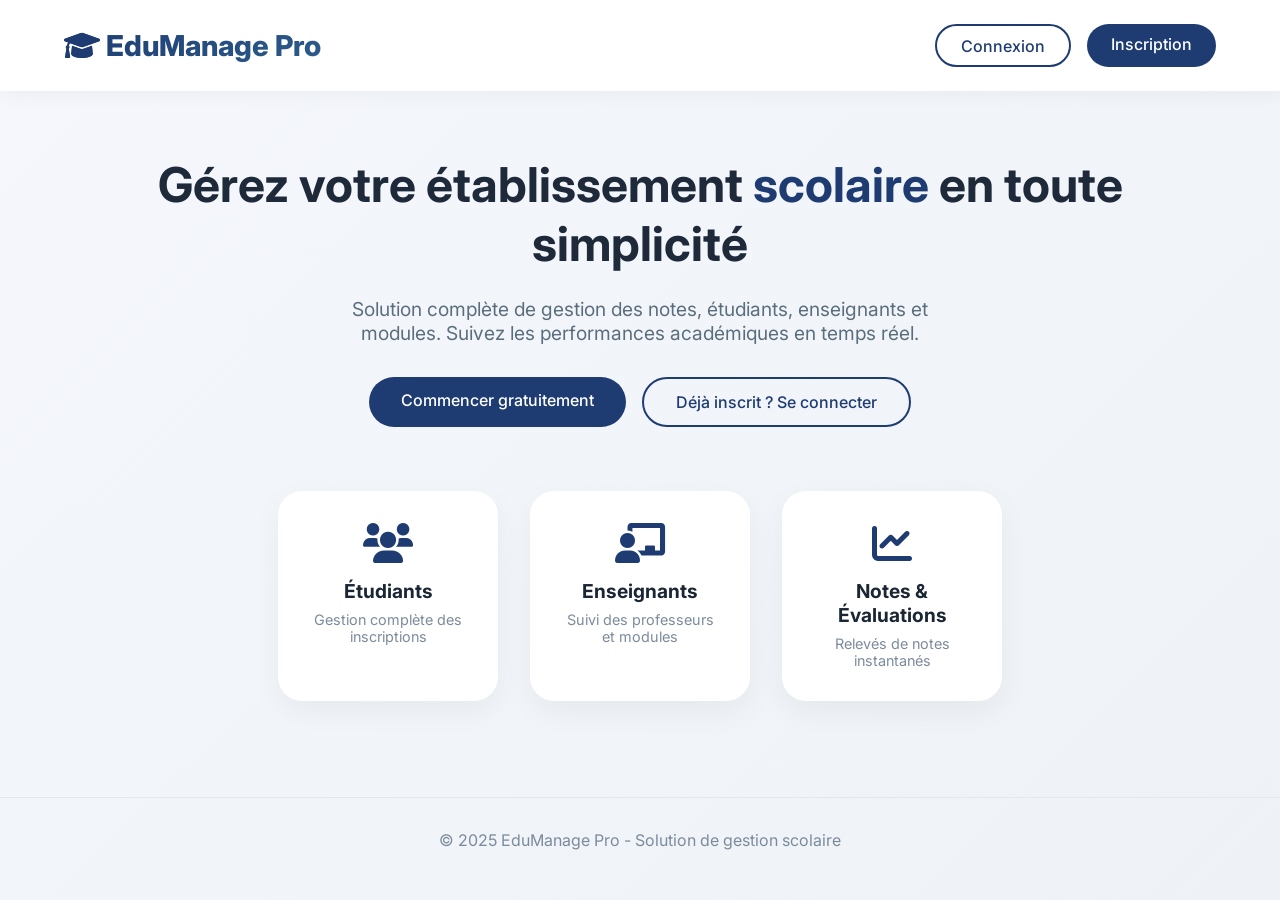
<file: index.html>
<!DOCTYPE html>
<html lang="fr">
<head>
    <meta charset="UTF-8">
    <meta name="viewport" content="width=device-width, initial-scale=1.0">
    <title>EduManage Pro | Accueil</title>
    <link rel="stylesheet" href="css/style.css">
    <link href="https://fonts.googleapis.com/css2?family=Inter:opsz,wght@14..32,300;14..32,400;14..32,500;14..32,600;14..32,700&display=swap" rel="stylesheet">
    <link rel="stylesheet" href="https://cdnjs.cloudflare.com/ajax/libs/font-awesome/6.0.0-beta3/css/all.min.css">
</head>
<body>
    <nav class="navbar-landing">
        <div class="logo"><i class="fas fa-graduation-cap"></i> EduManage Pro</div>
        <div class="nav-links">
            <a href="login.html" class="btn-outline">Connexion</a>
            <a href="register.html" class="btn-primary">Inscription</a>
        </div>
    </nav>

    <section class="hero">
        <div class="hero-content">
            <h1>Gérez votre établissement <span class="highlight">scolaire</span> en toute simplicité</h1>
            <p>Solution complète de gestion des notes, étudiants, enseignants et modules. Suivez les performances académiques en temps réel.</p>
            <div class="hero-buttons">
                <a href="register.html" class="btn-large btn-primary">Commencer gratuitement</a>
                <a href="login.html" class="btn-large btn-outline">Déjà inscrit ? Se connecter</a>
            </div>
        </div>
        <div class="hero-stats">
            <div class="stat-card">
                <i class="fas fa-users"></i>
                <h3>Étudiants</h3>
                <p>Gestion complète des inscriptions</p>
            </div>
            <div class="stat-card">
                <i class="fas fa-chalkboard-user"></i>
                <h3>Enseignants</h3>
                <p>Suivi des professeurs et modules</p>
            </div>
            <div class="stat-card">
                <i class="fas fa-chart-line"></i>
                <h3>Notes & Évaluations</h3>
                <p>Relevés de notes instantanés</p>
            </div>
        </div>
    </section>

    <footer>
        <p>&copy; 2025 EduManage Pro - Solution de gestion scolaire</p>
    </footer>

    <script src="js/app.js"></script>
</body>
</html>
</file>
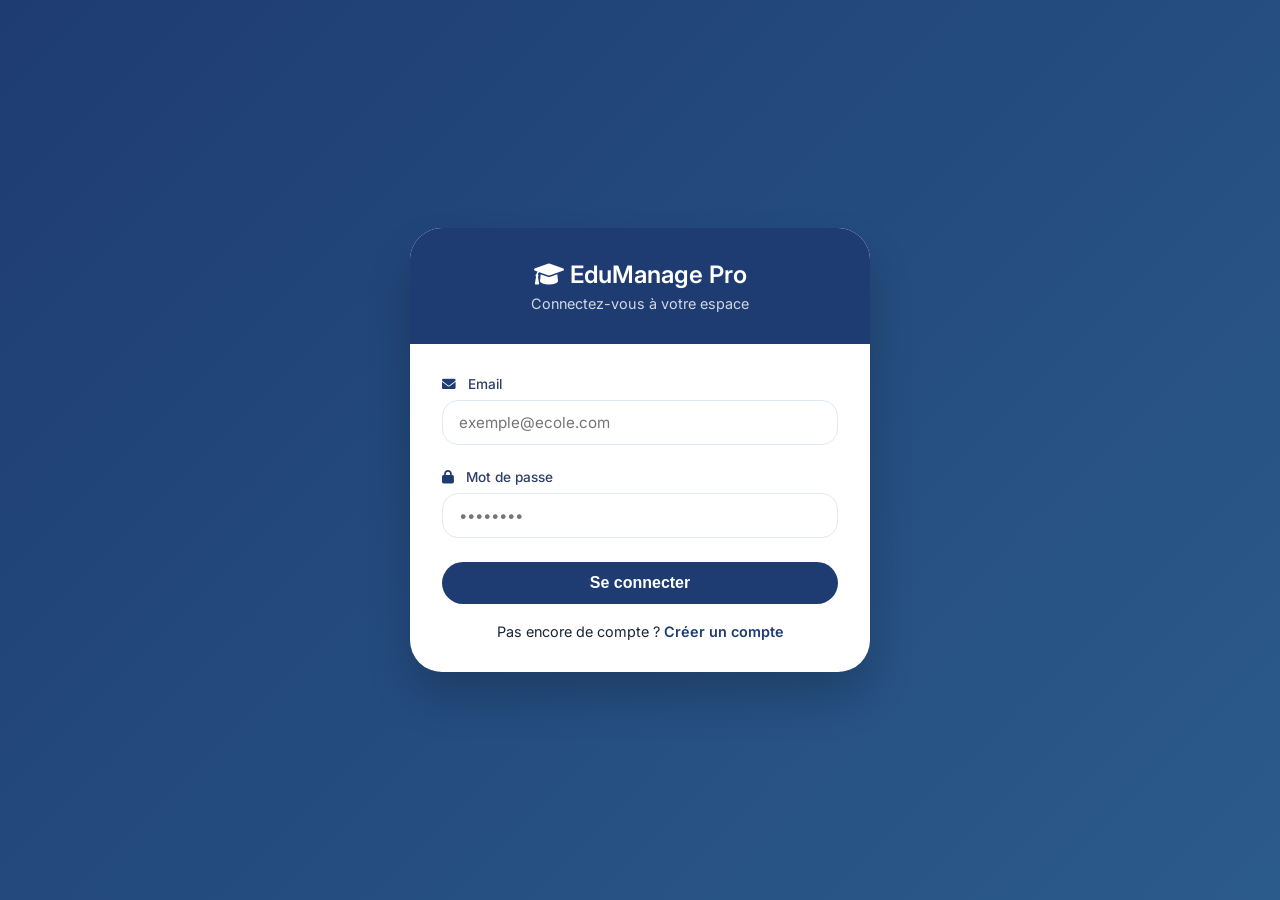
<file: admin.html>
<!DOCTYPE html>
<html lang="fr">
<head>
    <meta charset="UTF-8">
    <meta name="viewport" content="width=device-width, initial-scale=1.0">
    <title>Administration | EduManage Pro</title>
    <link rel="stylesheet" href="css/style.css">
    <link href="https://fonts.googleapis.com/css2?family=Inter:opsz,wght@14..32,300;14..32,400;14..32,500;14..32,600;14..32,700&display=swap" rel="stylesheet">
    <link rel="stylesheet" href="https://cdnjs.cloudflare.com/ajax/libs/font-awesome/6.0.0-beta3/css/all.min.css">
    <style>
        /* ===== ADMIN-SPECIFIC STYLES ===== */
        .admin-badge {
            background: linear-gradient(135deg, #c0392b, #e74c3c);
            color: white;
            padding: 4px 14px;
            border-radius: 20px;
            font-size: 0.75rem;
            font-weight: 700;
            letter-spacing: 0.05em;
            text-transform: uppercase;
        }

        .admin-header-bar {
            background: linear-gradient(135deg, #1a1a2e 0%, #16213e 50%, #0f3460 100%);
            color: white;
            padding: 1rem 2rem;
            display: flex;
            align-items: center;
            gap: 1rem;
            font-size: 0.85rem;
            border-bottom: 2px solid #e74c3c;
        }

        .admin-header-bar i { color: #e74c3c; }

        .admin-stats-grid {
            display: grid;
            grid-template-columns: repeat(auto-fit, minmax(200px, 1fr));
            gap: 1.5rem;
            margin-bottom: 2rem;
        }

        .admin-stat-card {
            background: white;
            border-radius: 20px;
            padding: 1.5rem;
            border-left: 4px solid #1e3c72;
            box-shadow: 0 4px 16px rgba(0,0,0,0.06);
            display: flex;
            align-items: center;
            gap: 1rem;
        }

        .admin-stat-card.red { border-left-color: #e74c3c; }
        .admin-stat-card.green { border-left-color: #27ae60; }
        .admin-stat-card.orange { border-left-color: #f39c12; }

        .admin-stat-icon {
            width: 52px;
            height: 52px;
            border-radius: 14px;
            background: #eef2ff;
            display: flex;
            align-items: center;
            justify-content: center;
            font-size: 1.4rem;
            color: #1e3c72;
            flex-shrink: 0;
        }

        .admin-stat-card.red .admin-stat-icon { background: #ffeaea; color: #e74c3c; }
        .admin-stat-card.green .admin-stat-icon { background: #e8f8f0; color: #27ae60; }
        .admin-stat-card.orange .admin-stat-icon { background: #fff8e1; color: #f39c12; }

        .admin-stat-info h3 {
            font-size: 1.8rem;
            font-weight: 700;
            color: #1a2634;
            line-height: 1;
        }

        .admin-stat-info p {
            font-size: 0.82rem;
            color: #7c8b9c;
            margin-top: 2px;
        }

        .users-table-container {
            overflow-x: auto;
        }

        .role-badge {
            padding: 3px 10px;
            border-radius: 20px;
            font-size: 0.75rem;
            font-weight: 600;
        }

        .role-admin { background: #ffeaea; color: #c0392b; }
        .role-teacher { background: #e8f0ff; color: #1e3c72; }
        .role-student { background: #e8f8f0; color: #27ae60; }

        .danger-btn {
            background: #e74c3c;
            color: white;
            border: none;
            padding: 6px 14px;
            border-radius: 20px;
            cursor: pointer;
            font-size: 0.8rem;
            font-weight: 600;
            transition: 0.2s;
        }

        .danger-btn:hover { background: #c0392b; }

        .section-divider {
            border: none;
            border-top: 2px solid #eef2f9;
            margin: 2rem 0;
        }

        .tab-nav {
            display: flex;
            gap: 0.5rem;
            margin-bottom: 1.5rem;
            border-bottom: 2px solid #eef2f9;
            padding-bottom: 0;
        }

        .tab-btn {
            padding: 10px 20px;
            border: none;
            background: none;
            font-family: 'Inter', sans-serif;
            font-weight: 500;
            color: #7c8b9c;
            cursor: pointer;
            border-bottom: 3px solid transparent;
            margin-bottom: -2px;
            transition: 0.2s;
            font-size: 0.9rem;
        }

        .tab-btn.active {
            color: #1e3c72;
            border-bottom-color: #1e3c72;
            font-weight: 700;
        }

        .tab-content { display: none; }
        .tab-content.active { display: block; }

        .reset-zone {
            background: #fff5f5;
            border: 2px dashed #f5a5a5;
            border-radius: 16px;
            padding: 1.5rem;
            text-align: center;
        }

        .reset-zone p {
            color: #7c8b9c;
            margin-bottom: 1rem;
            font-size: 0.9rem;
        }

        .warning-text { color: #e74c3c; font-weight: 600; }
    </style>
</head>
<body>
    <div class="admin-header-bar">
        <i class="fas fa-shield-alt"></i>
        <strong>Espace Administrateur</strong> — Accès restreint. Toutes les actions sont enregistrées.
    </div>

    <div class="app-container">
        <nav class="navbar">
            <div class="logo"><i class="fas fa-chalkboard-user"></i> EduManage <span class="admin-badge">Admin</span></div>
            <div class="user-info">
                <div class="user-badge" id="currentUserRole"></div>
                <button class="logout-btn" id="logoutBtn"><i class="fas fa-sign-out-alt"></i> Déconnexion</button>
            </div>
        </nav>

        <div class="dashboard-layout">
            <aside class="sidebar">
                <a href="dashboard.html" class="nav-item">
                    <i class="fas fa-tachometer-alt"></i> <span>Tableau de bord</span>
                </a>
                <a href="students.html" class="nav-item">
                    <i class="fas fa-user-graduate"></i> <span>Étudiants</span>
                </a>
                <a href="teachers.html" class="nav-item">
                    <i class="fas fa-chalkboard-user"></i> <span>Enseignants</span>
                </a>
                <a href="modules.html" class="nav-item">
                    <i class="fas fa-book-open"></i> <span>Modules</span>
                </a>
                <a href="grades.html" class="nav-item">
                    <i class="fas fa-chart-line"></i> <span>Notes</span>
                </a>
                <a href="schedule.html" class="nav-item">
                    <i class="fas fa-calendar-week"></i> <span>Emploi du temps</span>
                </a>
                <hr style="border:none; border-top:1px solid #e9edf2; margin: 1rem 0;">
                <a href="admin.html" class="nav-item active" style="background:#1a1a2e; color:white;">
                    <i class="fas fa-shield-alt"></i> <span>Administration</span>
                </a>
            </aside>

            <main class="content-area">
                <!-- Stats Overview -->
                <div class="admin-stats-grid" id="adminStatsGrid">
                    <div class="admin-stat-card">
                        <div class="admin-stat-icon"><i class="fas fa-users"></i></div>
                        <div class="admin-stat-info">
                            <h3 id="totalUsers">0</h3>
                            <p>Comptes utilisateurs</p>
                        </div>
                    </div>
                    <div class="admin-stat-card green">
                        <div class="admin-stat-icon"><i class="fas fa-user-graduate"></i></div>
                        <div class="admin-stat-info">
                            <h3 id="totalStudents">0</h3>
                            <p>Étudiants inscrits</p>
                        </div>
                    </div>
                    <div class="admin-stat-card orange">
                        <div class="admin-stat-icon"><i class="fas fa-chalkboard-user"></i></div>
                        <div class="admin-stat-info">
                            <h3 id="totalTeachers">0</h3>
                            <p>Enseignants actifs</p>
                        </div>
                    </div>
                    <div class="admin-stat-card red">
                        <div class="admin-stat-icon"><i class="fas fa-user-shield"></i></div>
                        <div class="admin-stat-info">
                            <h3 id="totalAdmins">0</h3>
                            <p>Administrateurs</p>
                        </div>
                    </div>
                </div>

                <!-- Main Card with Tabs -->
                <div class="card">
                    <div class="tab-nav">
                        <button class="tab-btn active" onclick="switchTab('users')">
                            <i class="fas fa-users"></i> Gestion des comptes
                        </button>
                        <button class="tab-btn" onclick="switchTab('settings')">
                            <i class="fas fa-cog"></i> Paramètres système
                        </button>
                    </div>

                    <!-- Tab: Users -->
                    <div class="tab-content active" id="tab-users">
                        <div class="card-header">
                            <h3 style="color:#1e3c72;">Tous les comptes utilisateurs</h3>
                            <button class="btn-primary" id="addUserBtn">+ Créer un compte</button>
                        </div>
                        <div class="search-bar">
                            <input type="text" id="searchUser" placeholder="Rechercher par email ou nom...">
                            <i class="fas fa-search"></i>
                        </div>
                        <div class="filters">
                            <select id="filterRole" class="filter-select" onchange="renderUsers()">
                                <option value="">Tous les rôles</option>
                                <option value="admin">Administrateur</option>
                                <option value="teacher">Enseignant</option>
                                <option value="student">Étudiant</option>
                            </select>
                        </div>
                        <div class="users-table-container">
                            <table id="usersTable">
                                <thead>
                                    <tr>
                                        <th>ID</th>
                                        <th>Nom complet</th>
                                        <th>Email</th>
                                        <th>Rôle</th>
                                        <th>Actions</th>
                                    </tr>
                                </thead>
                                <tbody></tbody>
                            </table>
                        </div>
                    </div>

                    <!-- Tab: Settings -->
                    <div class="tab-content" id="tab-settings">
                        <h3 style="color:#1e3c72; margin-bottom:1.5rem;">Paramètres système</h3>
                        
                        <div style="margin-bottom:2rem;">
                            <h4 style="margin-bottom:1rem; color:#2c3e66;">📊 Export des données</h4>
                            <div style="display:flex; gap:1rem; flex-wrap:wrap;">
                                <button class="btn-primary" onclick="exportData('students')">
                                    <i class="fas fa-download"></i> Exporter étudiants (JSON)
                                </button>
                                <button class="btn-primary" onclick="exportData('grades')">
                                    <i class="fas fa-download"></i> Exporter notes (JSON)
                                </button>
                                <button class="btn-primary" onclick="exportData('all')">
                                    <i class="fas fa-download"></i> Exporter tout
                                </button>
                            </div>
                        </div>

                        <hr class="section-divider">

                        <div>
                            <h4 style="margin-bottom:1rem; color:#2c3e66;">⚠️ Zone de danger</h4>
                            <div class="reset-zone">
                                <p><span class="warning-text">Attention !</span> Ces actions sont irréversibles.</p>
                                <div style="display:flex; gap:1rem; justify-content:center; flex-wrap:wrap;">
                                    <button class="danger-btn" onclick="resetSection('grades')">
                                        <i class="fas fa-trash"></i> Effacer toutes les notes
                                    </button>
                                    <button class="danger-btn" onclick="resetSection('all')">
                                        <i class="fas fa-bomb"></i> Réinitialiser les données démo
                                    </button>
                                </div>
                            </div>
                        </div>
                    </div>
                </div>
            </main>
        </div>
    </div>

    <div id="genericModal" class="form-modal">
        <div class="modal-content" id="modalContent"></div>
    </div>

    <script src="js/app.js"></script>
    <script>
        // ===== ADMIN PAGE GUARD =====
        function adminGuard() {
            const u = JSON.parse(localStorage.getItem('currentUser') || 'null');
            if (!u || u.role !== 'admin') {
                alert('Accès réservé aux administrateurs.');
                window.location.href = 'login.html';
            }
        }

        // ===== ADMIN STATS =====
        function updateAdminStats() {
            document.getElementById('totalUsers').textContent = users.length;
            document.getElementById('totalStudents').textContent = users.filter(u => u.role === 'student').length;
            document.getElementById('totalTeachers').textContent = users.filter(u => u.role === 'teacher').length;
            document.getElementById('totalAdmins').textContent = users.filter(u => u.role === 'admin').length;
        }

        // ===== RENDER USERS TABLE =====
        function renderUsers() {
            const tbody = document.querySelector('#usersTable tbody');
            if (!tbody) return;
            const search = document.getElementById('searchUser')?.value.toLowerCase() || '';
            const roleFilter = document.getElementById('filterRole')?.value || '';

            let filtered = users.filter(u => {
                const matchSearch = u.email.toLowerCase().includes(search) || (u.fullName || '').toLowerCase().includes(search);
                const matchRole = roleFilter ? u.role === roleFilter : true;
                return matchSearch && matchRole;
            });

            tbody.innerHTML = filtered.map(u => `
                <tr>
                    <td>${u.id}</td>
                    <td>${escapeHtml(u.fullName || '—')}</td>
                    <td>${escapeHtml(u.email)}</td>
                    <td><span class="role-badge role-${u.role}">${u.role === 'admin' ? 'Admin' : u.role === 'teacher' ? 'Enseignant' : 'Étudiant'}</span></td>
                    <td>
                        <button class="danger-btn" onclick="deleteUser(${u.id})" ${u.role === 'admin' && users.filter(x => x.role==='admin').length === 1 ? 'disabled title="Dernier admin"' : ''}>
                            <i class="fas fa-trash"></i>
                        </button>
                        <button class="btn-primary" style="padding:4px 12px; font-size:0.8rem; margin-left:6px;" onclick="resetPassword(${u.id})">
                            <i class="fas fa-key"></i> MDP
                        </button>
                    </td>
                </tr>
            `).join('');

            updateAdminStats();
        }

        // ===== DELETE USER =====
        function deleteUser(id) {
            const u = users.find(x => x.id === id);
            if (!u) return;
            if (u.role === 'admin' && users.filter(x => x.role === 'admin').length === 1) {
                alert('Impossible de supprimer le dernier administrateur !');
                return;
            }
            if (!confirm(`Supprimer le compte de ${u.fullName || u.email} ?`)) return;

            users = users.filter(x => x.id !== id);
            if (u.role === 'student') {
                students = students.filter(s => s.id !== u.refId);
                grades = grades.filter(g => g.studentId !== u.refId);
            } else if (u.role === 'teacher') {
                teachers = teachers.filter(t => t.id !== u.refId);
            }
            saveData();
            renderUsers();
        }

        // ===== RESET PASSWORD =====
        function resetPassword(id) {
            const u = users.find(x => x.id === id);
            if (!u) return;
            const newPwd = prompt(`Nouveau mot de passe pour ${u.email} :`, '');
            if (newPwd && newPwd.length >= 4) {
                u.password = newPwd;
                saveData();
                alert('Mot de passe mis à jour !');
            } else if (newPwd !== null) {
                alert('Mot de passe trop court (minimum 4 caractères).');
            }
        }

        // ===== TAB SWITCH =====
        function switchTab(name) {
            document.querySelectorAll('.tab-btn').forEach(b => b.classList.remove('active'));
            document.querySelectorAll('.tab-content').forEach(c => c.classList.remove('active'));
            document.getElementById('tab-' + name).classList.add('active');
            event.target.classList.add('active');
        }

        // ===== EXPORT =====
        function exportData(type) {
            let data;
            let filename;
            if (type === 'students') {
                data = { students, grades };
                filename = 'edumanage_students.json';
            } else if (type === 'grades') {
                data = { grades, modules, students };
                filename = 'edumanage_grades.json';
            } else {
                data = { users: users.map(u => ({...u, password: '***'})), teachers, students, modules, grades };
                filename = 'edumanage_export.json';
            }
            const blob = new Blob([JSON.stringify(data, null, 2)], { type: 'application/json' });
            const a = document.createElement('a');
            a.href = URL.createObjectURL(blob);
            a.download = filename;
            a.click();
        }

        // ===== RESET SECTION =====
        function resetSection(type) {
            if (type === 'grades') {
                if (!confirm('Effacer TOUTES les notes ? Cette action est irréversible.')) return;
                grades = [];
                saveData();
                alert('Toutes les notes ont été supprimées.');
            } else if (type === 'all') {
                if (!confirm('Réinitialiser toutes les données aux valeurs démo ? Cette action est irréversible.')) return;
                localStorage.removeItem('edumanage_data');
                localStorage.removeItem('currentUser');
                initDemoData();
                saveData();
                alert('Données réinitialisées ! Reconnectez-vous.');
                window.location.href = 'login.html';
            }
        }

        // ===== ADD USER =====
        document.addEventListener('DOMContentLoaded', () => {
            adminGuard();

            document.getElementById('searchUser')?.addEventListener('input', renderUsers);

            document.getElementById('addUserBtn')?.addEventListener('click', () => {
                showModal(`
                    <h3>Créer un compte utilisateur</h3>
                    <form id="addUserForm">
                        <div class="input-group">
                            <label>Nom complet</label>
                            <input type="text" id="newUserName" required placeholder="Prénom Nom">
                        </div>
                        <div class="input-group">
                            <label>Email</label>
                            <input type="email" id="newUserEmail" required placeholder="email@ecole.fr">
                        </div>
                        <div class="input-group">
                            <label>Mot de passe</label>
                            <input type="text" id="newUserPwd" required placeholder="Mot de passe initial" value="changeme">
                        </div>
                        <div class="input-group">
                            <label>Rôle</label>
                            <select id="newUserRole">
                                <option value="student">Étudiant</option>
                                <option value="teacher">Enseignant</option>
                                <option value="admin">Administrateur</option>
                            </select>
                        </div>
                        <button type="submit" class="btn-primary">Créer le compte</button>
                    </form>
                `, () => {
                    const name = document.getElementById('newUserName').value;
                    const email = document.getElementById('newUserEmail').value;
                    const pwd = document.getElementById('newUserPwd').value;
                    const role = document.getElementById('newUserRole').value;

                    if (users.find(u => u.email === email)) {
                        alert('Cet email est déjà utilisé !'); return;
                    }

                    let refId = null;
                    if (role === 'student') {
                        const sid = nextIds.students++;
                        students.push({ id: sid, nom_prenom: name, email });
                        refId = sid;
                    } else if (role === 'teacher') {
                        const tid = nextIds.teachers++;
                        teachers.push({ id: tid, nom_prenom: name, email });
                        refId = tid;
                    }

                    users.push({ id: nextIds.users++, email, password: pwd, role, refId, fullName: name });
                    saveData();
                    renderUsers();
                });
            });

            renderUsers();
        });
    </script>
</body>
</html>
</file>
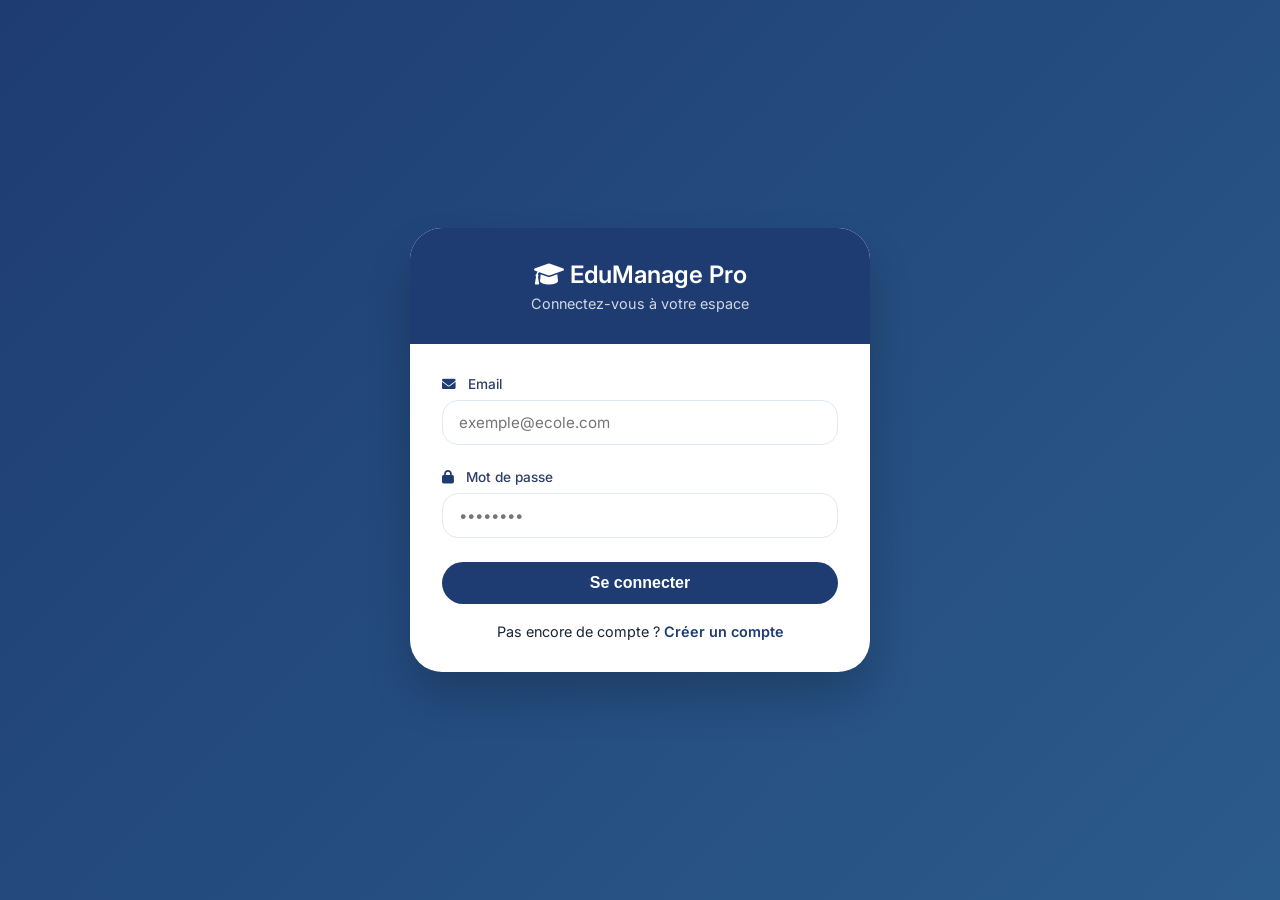
<file: dashboard.html>
<!DOCTYPE html>
<html lang="fr">
<head>
    <meta charset="UTF-8">
    <meta name="viewport" content="width=device-width, initial-scale=1.0">
    <title>Tableau de bord | EduManage Pro</title>
    <link rel="stylesheet" href="css/style.css">
    <link href="https://fonts.googleapis.com/css2?family=Inter:opsz,wght@14..32,300;14..32,400;14..32,500;14..32,600;14..32,700&display=swap" rel="stylesheet">
    <link rel="stylesheet" href="https://cdnjs.cloudflare.com/ajax/libs/font-awesome/6.0.0-beta3/css/all.min.css">
</head>
<body>
    <div class="app-container">
        <nav class="navbar">
            <div class="logo"><i class="fas fa-chalkboard-user"></i> EduManage</div>
            <div class="user-info">
                <div class="user-badge" id="currentUserRole"><i class="fas fa-user-check"></i> Chargement...</div>
                <button class="logout-btn" id="logoutBtn"><i class="fas fa-sign-out-alt"></i> Déconnexion</button>
            </div>
        </nav>
        <div class="dashboard-layout">
            <aside class="sidebar">
                <a href="dashboard.html" class="nav-item active">
                    <i class="fas fa-tachometer-alt"></i> <span>Tableau de bord</span>
                </a>
                <a href="students.html" class="nav-item">
                    <i class="fas fa-user-graduate"></i> <span>Étudiants</span>
                </a>
                <a href="teachers.html" class="nav-item">
                    <i class="fas fa-chalkboard-user"></i> <span>Enseignants</span>
                </a>
                <a href="modules.html" class="nav-item">
                    <i class="fas fa-book-open"></i> <span>Modules</span>
                </a>
                <a href="grades.html" class="nav-item">
                    <i class="fas fa-chart-line"></i> <span>Notes</span>
                </a>
            </aside>
            <main class="content-area">
                <div class="page active-page">
                    <div class="card">
                        <h2><i class="fas fa-chart-pie"></i> Vue d'ensemble</h2>
                        <div class="stats-grid">
                            <div class="stat-box">
                                <h3 id="statStudents">0</h3>
                                <p>Étudiants</p>
                            </div>
                            <div class="stat-box">
                                <h3 id="statTeachers">0</h3>
                                <p>Enseignants</p>
                            </div>
                            <div class="stat-box">
                                <h3 id="statModules">0</h3>
                                <p>Modules</p>
                            </div>
                            <div class="stat-box">
                                <h3 id="statGrades">0</h3>
                                <p>Notes saisies</p>
                            </div>
                        </div>
                    </div>
                    <div class="card">
                        <h3>📊 Dernières activités</h3>
                        <div id="recentActivities"></div>
                    </div>
                </div>
            </main>
        </div>
    </div>
    <script src="js/app.js"></script>
</body>
</html>
</file>
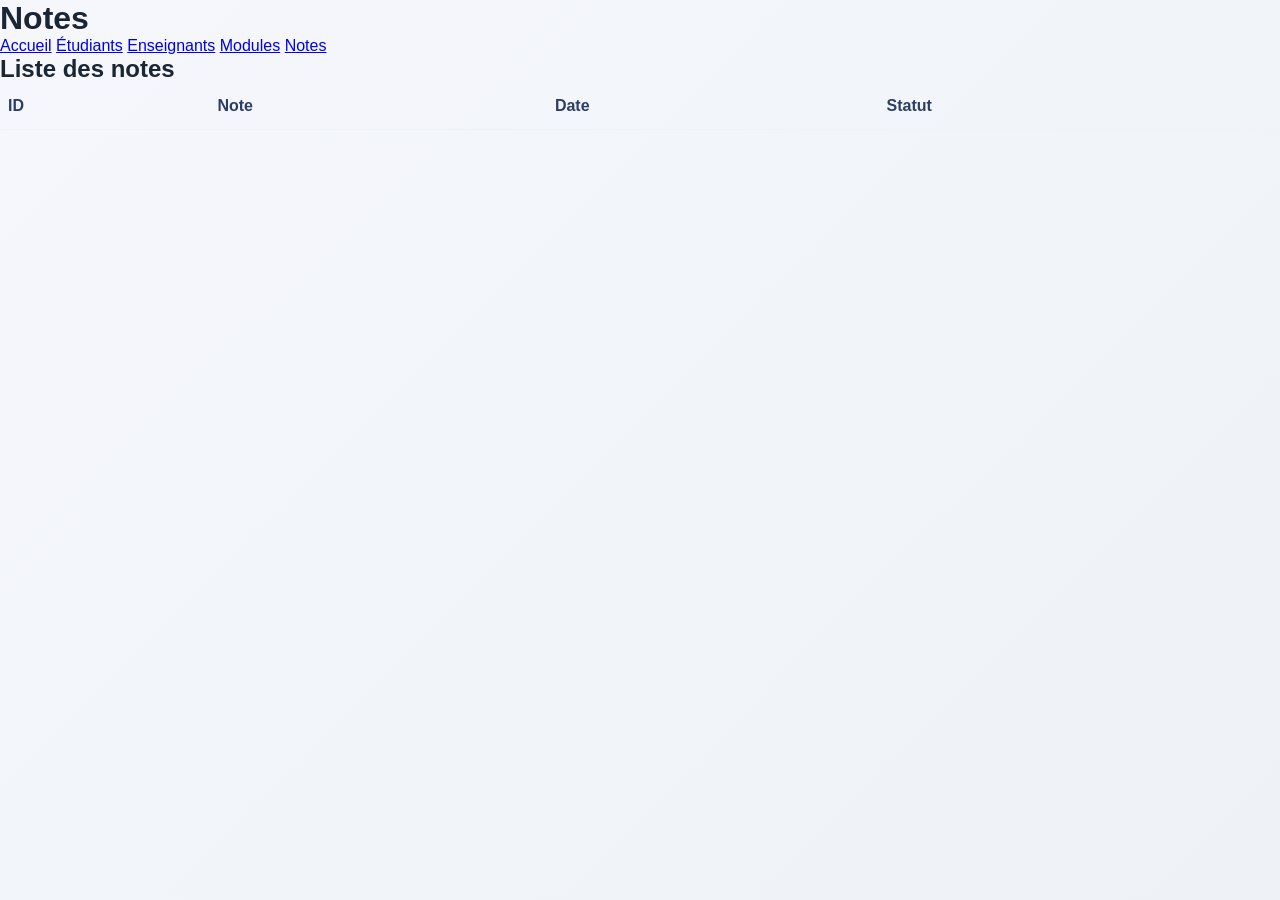
<file: grades.html>
<!DOCTYPE html>
<html lang="fr">
<head>
    <meta charset="UTF-8">
    <title>Notes</title>
    <link rel="stylesheet" href="css/style.css">
</head>
<body>

<header>
    <h1>Notes</h1>
    <nav>
        <a href="index.html">Accueil</a>
        <a href="students.html">Étudiants</a>
        <a href="teachers.html">Enseignants</a>
        <a href="modules.html">Modules</a>
        <a href="grades.html">Notes</a>
    </nav>
</header>

<main>
    <h2>Liste des notes</h2>

    <table>
        <tr>
            <th>ID</th>
            <th>Note</th>
            <th>Date</th>
            <th>Statut</th>
        </tr>
    </table>
</main>

</body>
</html>
</file>
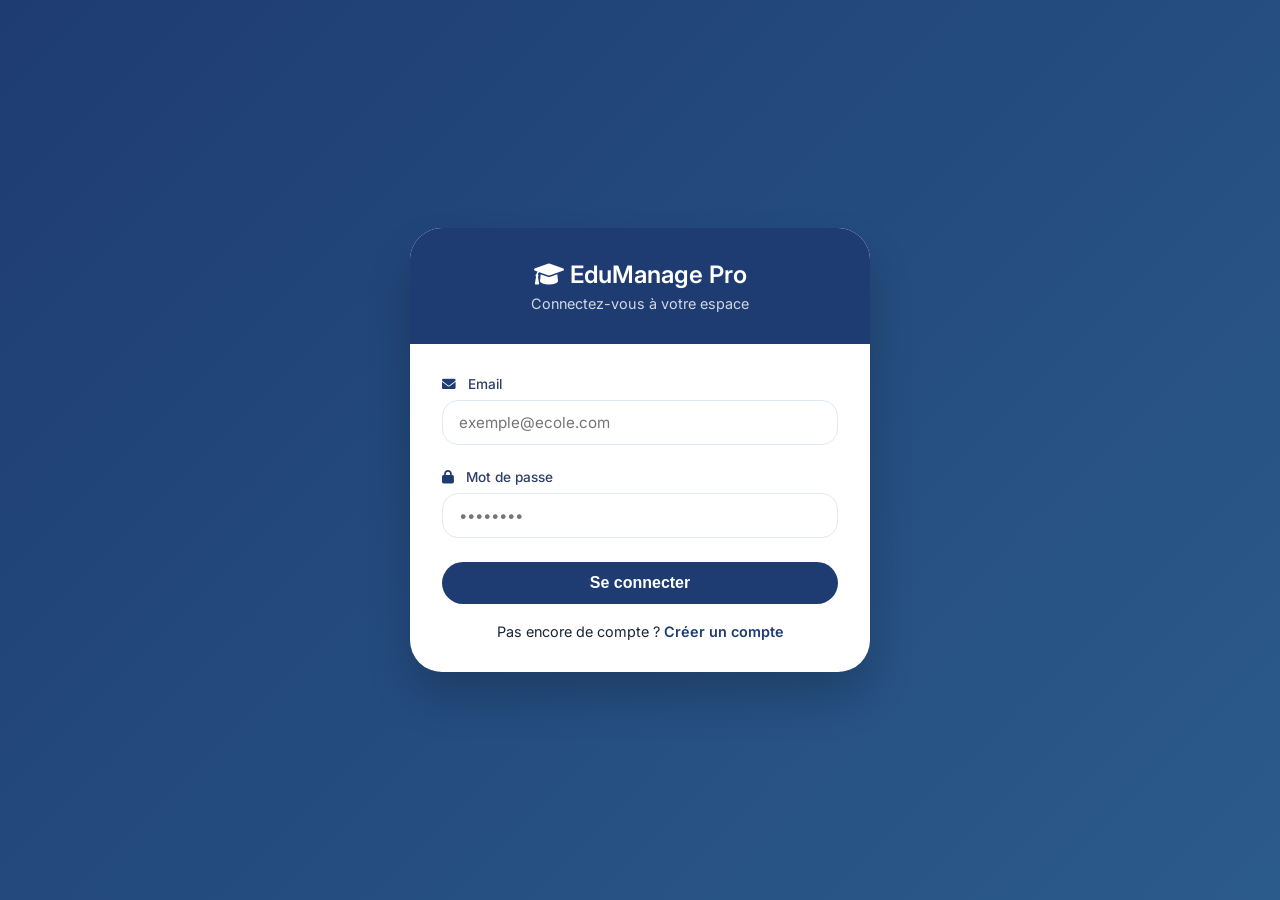
<file: login.html>
<!DOCTYPE html>
<html lang="fr">
<head>
    <meta charset="UTF-8">
    <meta name="viewport" content="width=device-width, initial-scale=1.0">
    <title>Connexion | EduManage Pro</title>
    <link rel="stylesheet" href="css/style.css">
    <link href="https://fonts.googleapis.com/css2?family=Inter:opsz,wght@14..32,300;14..32,400;14..32,500;14..32,600;14..32,700&display=swap" rel="stylesheet">
    <link rel="stylesheet" href="https://cdnjs.cloudflare.com/ajax/libs/font-awesome/6.0.0-beta3/css/all.min.css">
</head>
<body class="auth-page">
    <div class="auth-container">
        <div class="auth-card">
            <div class="auth-header">
                <h2><i class="fas fa-graduation-cap"></i> EduManage Pro</h2>
                <p>Connectez-vous à votre espace</p>
            </div>
            <div class="auth-body">
                <form id="loginForm">
                    <div class="input-group">
                        <label><i class="fas fa-envelope"></i> Email</label>
                        <input type="email" id="loginEmail" placeholder="exemple@ecole.com" required>
                    </div>
                    <div class="input-group">
                        <label><i class="fas fa-lock"></i> Mot de passe</label>
                        <input type="password" id="loginPassword" placeholder="••••••••" required>
                    </div>
                    <button type="submit" class="btn-auth">Se connecter</button>
                    <div class="switch-auth">
                        Pas encore de compte ? <a href="register.html">Créer un compte</a>
                    </div>
                </form>
            </div>
        </div>
    </div>
    <script src="js/app.js"></script>
</body>
</html>
</file>
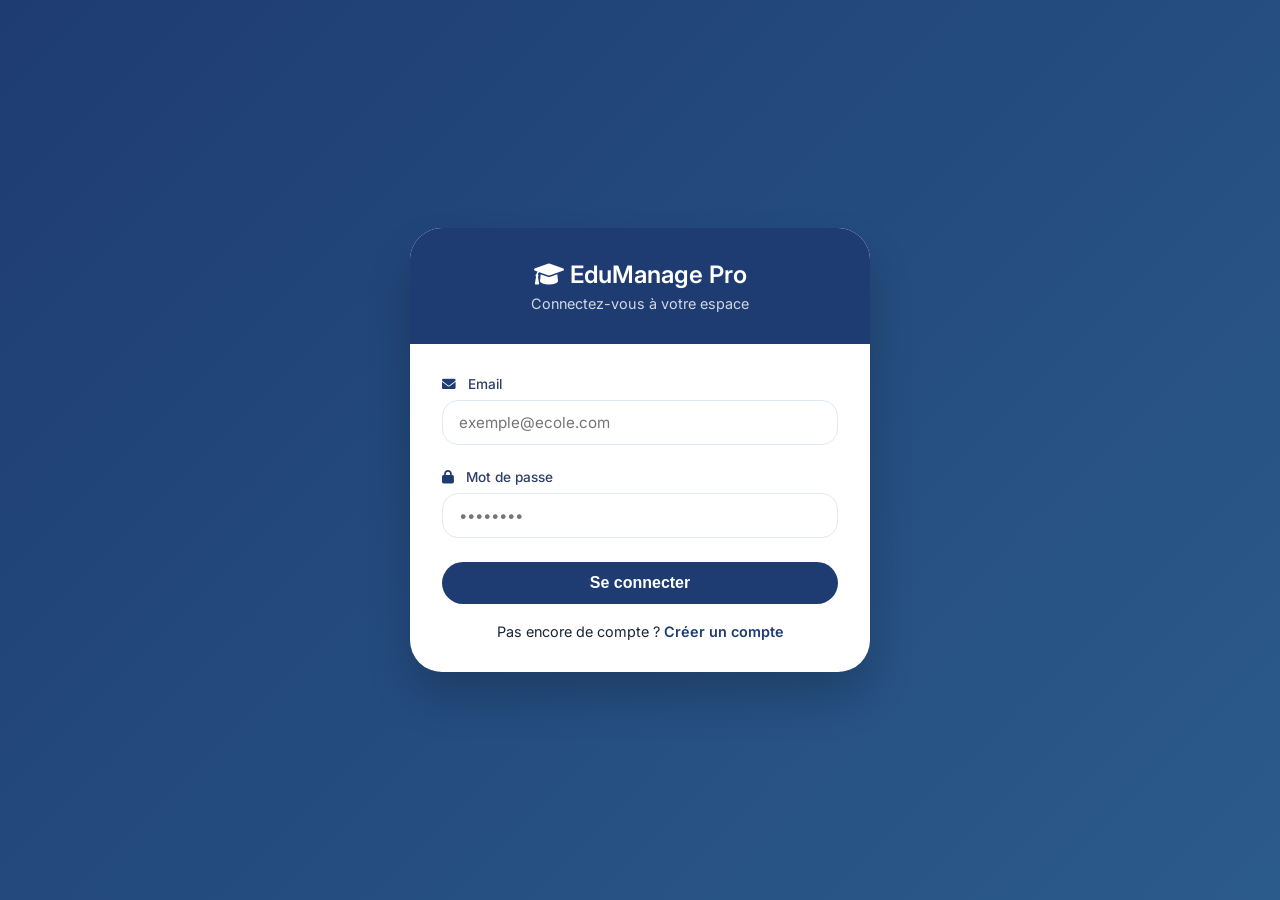
<file: modules.html>
<!DOCTYPE html>
<html lang="fr">
<head>
    <meta charset="UTF-8">
    <meta name="viewport" content="width=device-width, initial-scale=1.0">
    <title>Gestion des modules | EduManage Pro</title>
    <link rel="stylesheet" href="css/style.css">
    <link href="https://fonts.googleapis.com/css2?family=Inter:opsz,wght@14..32,300;14..32,400;14..32,500;14..32,600;14..32,700&display=swap" rel="stylesheet">
    <link rel="stylesheet" href="https://cdnjs.cloudflare.com/ajax/libs/font-awesome/6.0.0-beta3/css/all.min.css">
</head>
<body>
    <div class="app-container">
        <nav class="navbar">
            <div class="logo"><i class="fas fa-chalkboard-user"></i> EduManage</div>
            <div class="user-info">
                <div class="user-badge" id="currentUserRole"></div>
                <button class="logout-btn" id="logoutBtn"><i class="fas fa-sign-out-alt"></i> Déconnexion</button>
            </div>
        </nav>
        <div class="dashboard-layout">
            <aside class="sidebar">
                <a href="dashboard.html" class="nav-item">
                    <i class="fas fa-tachometer-alt"></i> <span>Tableau de bord</span>
                </a>
                <a href="students.html" class="nav-item">
                    <i class="fas fa-user-graduate"></i> <span>Étudiants</span>
                </a>
                <a href="teachers.html" class="nav-item">
                    <i class="fas fa-chalkboard-user"></i> <span>Enseignants</span>
                </a>
                <a href="modules.html" class="nav-item active">
                    <i class="fas fa-book-open"></i> <span>Modules</span>
                </a>
                <a href="grades.html" class="nav-item">
                    <i class="fas fa-chart-line"></i> <span>Notes</span>
                </a>
            </aside>
            <main class="content-area">
                <div class="page active-page">
                    <div class="card">
                        <div class="card-header">
                            <h2><i class="fas fa-book-open"></i> Catalogue des modules</h2>
                            <button class="btn-primary" id="addModuleBtn">+ Nouveau module</button>
                        </div>
                        <div class="search-bar">
                            <input type="text" id="searchModule" placeholder="Rechercher un module...">
                            <i class="fas fa-search"></i>
                        </div>
                        <table id="modulesTable">
                            <thead>
                                <tr>
                                    <th>ID</th>
                                    <th>Nom du module</th>
                                    <th>Coefficient</th>
                                    <th>Enseignant responsable</th>
                                    <th>Crédits ECTS</th>
                                    <th>Actions</th>
                                 </tr>
                            </thead>
                            <tbody></tbody>
                        </table>
                    </div>
                </div>
            </main>
        </div>
    </div>
    <div id="genericModal" class="form-modal">
        <div class="modal-content" id="modalContent"></div>
    </div>
    <script src="js/app.js"></script>
</body>
</html>
</file>
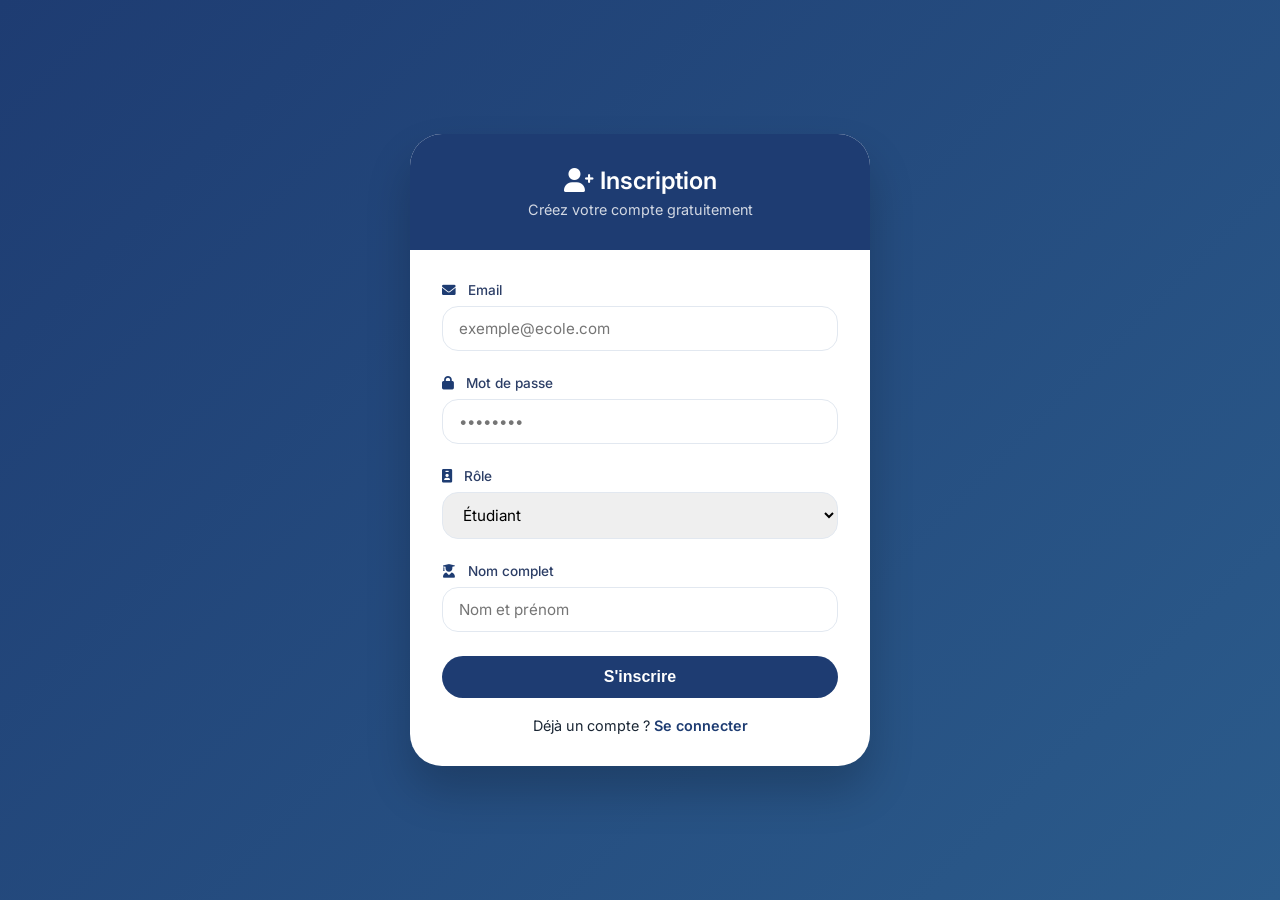
<file: register.html>
<!DOCTYPE html>
<html lang="fr">
<head>
    <meta charset="UTF-8">
    <meta name="viewport" content="width=device-width, initial-scale=1.0">
    <title>Inscription | EduManage Pro</title>
    <link rel="stylesheet" href="css/style.css">
    <link href="https://fonts.googleapis.com/css2?family=Inter:opsz,wght@14..32,300;14..32,400;14..32,500;14..32,600;14..32,700&display=swap" rel="stylesheet">
    <link rel="stylesheet" href="https://cdnjs.cloudflare.com/ajax/libs/font-awesome/6.0.0-beta3/css/all.min.css">
</head>
<body class="auth-page">
    <div class="auth-container">
        <div class="auth-card">
            <div class="auth-header">
                <h2><i class="fas fa-user-plus"></i> Inscription</h2>
                <p>Créez votre compte gratuitement</p>
            </div>
            <div class="auth-body">
                <form id="registerForm">
                    <div class="input-group">
                        <label><i class="fas fa-envelope"></i> Email</label>
                        <input type="email" id="regEmail" placeholder="exemple@ecole.com" required>
                    </div>
                    <div class="input-group">
                        <label><i class="fas fa-lock"></i> Mot de passe</label>
                        <input type="password" id="regPassword" placeholder="••••••••" required>
                    </div>
                    <div class="input-group">
                        <label><i class="fas fa-id-badge"></i> Rôle</label>
                        <select id="regRole">
                            <option value="student">Étudiant</option>
                            <option value="teacher">Enseignant</option>
                            <option value="admin">Administrateur</option>
                        </select>
                    </div>
                    <div class="input-group" id="teacherNameGroup" style="display: none;">
                        <label><i class="fas fa-user"></i> Nom complet</label>
                        <input type="text" id="teacherName" placeholder="Nom et prénom">
                    </div>
                    <div class="input-group" id="studentNameGroup" style="display: none;">
                        <label><i class="fas fa-user-graduate"></i> Nom complet</label>
                        <input type="text" id="studentName" placeholder="Nom et prénom">
                    </div>
                    <button type="submit" class="btn-auth">S'inscrire</button>
                    <div class="switch-auth">
                        Déjà un compte ? <a href="login.html">Se connecter</a>
                    </div>
                </form>
            </div>
        </div>
    </div>
    <script src="js/app.js"></script>
</body>
</html>
</file>
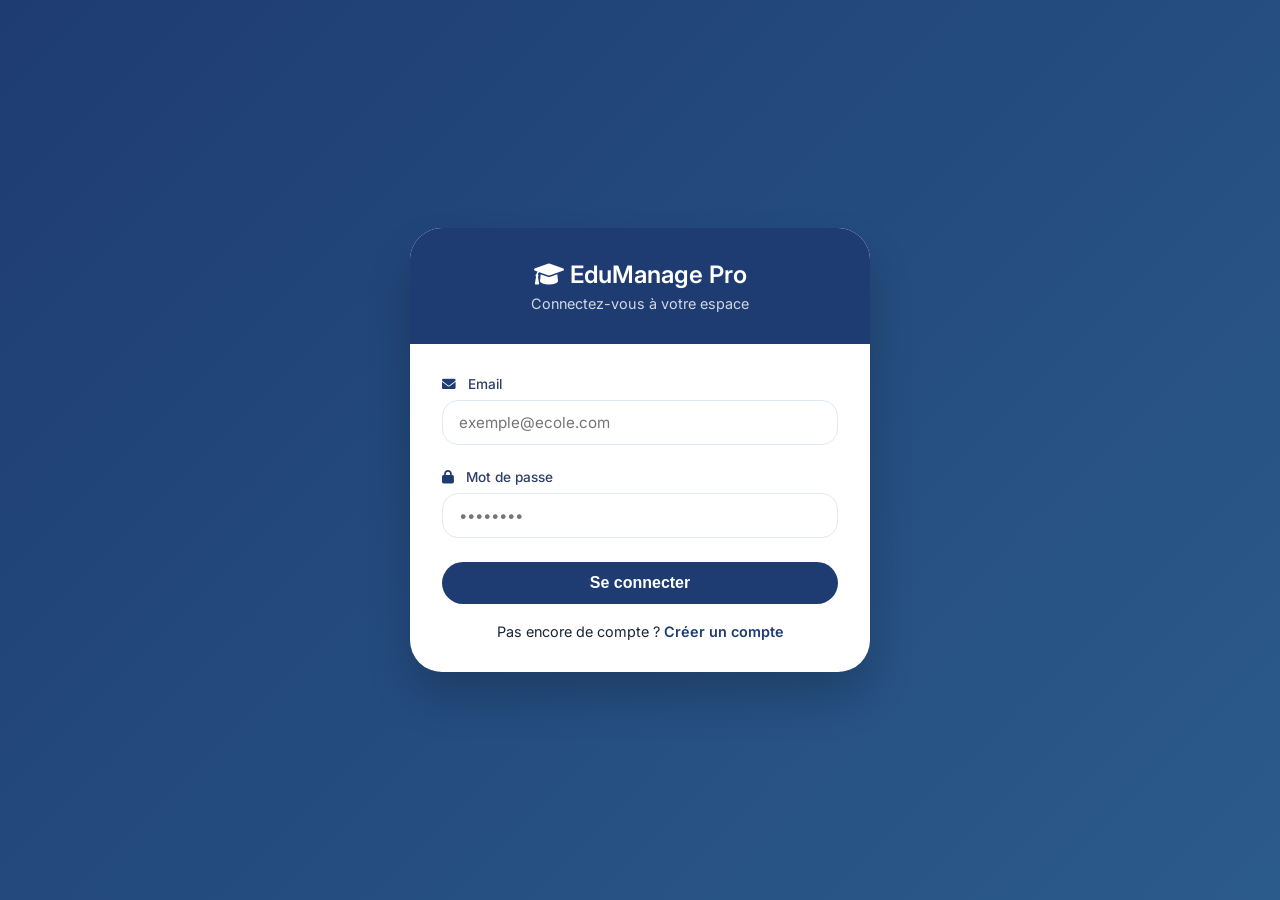
<file: schedule.html>
<!DOCTYPE html>
<html lang="fr">
<head>
    <meta charset="UTF-8">
    <meta name="viewport" content="width=device-width, initial-scale=1.0">
    <title>Emploi du temps | EduManage Pro</title>
    <link rel="stylesheet" href="css/style.css">
    <link href="https://fonts.googleapis.com/css2?family=Inter:opsz,wght@14..32,300;14..32,400;14..32,500;14..32,600;14..32,700&display=swap" rel="stylesheet">
    <link rel="stylesheet" href="https://cdnjs.cloudflare.com/ajax/libs/font-awesome/6.0.0-beta3/css/all.min.css">
    <style>
        /* ===== EMPLOI DU TEMPS STYLES ===== */
        .schedule-toolbar {
            display: flex;
            justify-content: space-between;
            align-items: center;
            margin-bottom: 1.5rem;
            flex-wrap: wrap;
            gap: 1rem;
        }

        .schedule-toolbar h2 {
            color: #1e3c72;
        }

        .schedule-actions {
            display: flex;
            gap: 0.75rem;
            align-items: center;
            flex-wrap: wrap;
        }

        .week-nav {
            display: flex;
            align-items: center;
            gap: 0.5rem;
            background: #f0f4f9;
            padding: 6px 12px;
            border-radius: 40px;
        }

        .week-nav button {
            background: none;
            border: none;
            cursor: pointer;
            color: #1e3c72;
            font-size: 1rem;
            padding: 2px 6px;
            border-radius: 6px;
            transition: 0.15s;
        }

        .week-nav button:hover { background: #dde6f5; }
        .week-nav span { font-weight: 600; font-size: 0.9rem; color: #2c3e66; white-space: nowrap; }

        /* Schedule Grid */
        .schedule-wrapper {
            overflow-x: auto;
        }

        .schedule-grid {
            display: grid;
            grid-template-columns: 80px repeat(6, 1fr);
            min-width: 700px;
            border: 1px solid #e2e8f0;
            border-radius: 16px;
            overflow: hidden;
        }

        .schedule-header {
            background: #1e3c72;
            color: white;
            padding: 12px 8px;
            text-align: center;
            font-weight: 600;
            font-size: 0.85rem;
        }

        .schedule-header.time-col {
            background: #0f2b4f;
        }

        .schedule-header .date-label {
            font-size: 0.7rem;
            opacity: 0.75;
            margin-top: 2px;
        }

        .time-slot {
            background: #f8fafc;
            border-right: 1px solid #e2e8f0;
            border-bottom: 1px solid #e2e8f0;
            padding: 8px 6px;
            text-align: center;
            font-size: 0.78rem;
            color: #7c8b9c;
            font-weight: 500;
            display: flex;
            align-items: center;
            justify-content: center;
        }

        .schedule-cell {
            border-right: 1px solid #e2e8f0;
            border-bottom: 1px solid #e2e8f0;
            min-height: 64px;
            position: relative;
            transition: background 0.15s;
        }

        .schedule-cell:hover {
            background: #f0f4ff;
        }

        .schedule-cell.is-admin:hover {
            cursor: pointer;
        }

        .schedule-cell:last-child {
            border-right: none;
        }

        .slot-event {
            position: absolute;
            inset: 3px;
            border-radius: 10px;
            padding: 6px 8px;
            font-size: 0.78rem;
            font-weight: 600;
            color: white;
            cursor: pointer;
            overflow: hidden;
            transition: opacity 0.15s, transform 0.15s;
            display: flex;
            flex-direction: column;
            justify-content: flex-start;
            gap: 2px;
            box-shadow: 0 2px 8px rgba(0,0,0,0.15);
        }

        .slot-event:hover {
            opacity: 0.9;
            transform: scale(1.02);
        }

        .slot-event .ev-module {
            font-size: 0.8rem;
            font-weight: 700;
            line-height: 1.2;
        }

        .slot-event .ev-teacher {
            font-size: 0.68rem;
            opacity: 0.85;
        }

        .slot-event .ev-type {
            font-size: 0.65rem;
            background: rgba(255,255,255,0.25);
            padding: 1px 5px;
            border-radius: 6px;
            align-self: flex-start;
            margin-top: 2px;
        }

        .delete-event-btn {
            position: absolute;
            top: 3px;
            right: 3px;
            background: rgba(255,255,255,0.3);
            border: none;
            border-radius: 50%;
            width: 18px;
            height: 18px;
            cursor: pointer;
            font-size: 0.6rem;
            color: white;
            display: flex;
            align-items: center;
            justify-content: center;
            opacity: 0;
            transition: opacity 0.15s;
        }

        .slot-event:hover .delete-event-btn { opacity: 1; }

        /* Colors for modules */
        .color-0 { background: linear-gradient(135deg, #1e3c72, #2b5b8b); }
        .color-1 { background: linear-gradient(135deg, #6c3483, #8e44ad); }
        .color-2 { background: linear-gradient(135deg, #1a5276, #2980b9); }
        .color-3 { background: linear-gradient(135deg, #1e8449, #27ae60); }
        .color-4 { background: linear-gradient(135deg, #784212, #a04000); }
        .color-5 { background: linear-gradient(135deg, #922b21, #e74c3c); }
        .color-6 { background: linear-gradient(135deg, #117a65, #1abc9c); }
        .color-7 { background: linear-gradient(135deg, #515a5a, #717d7e); }

        /* Legend */
        .legend {
            display: flex;
            flex-wrap: wrap;
            gap: 0.75rem;
            margin-top: 1.5rem;
            padding-top: 1rem;
            border-top: 1px solid #eef2f9;
        }

        .legend-item {
            display: flex;
            align-items: center;
            gap: 6px;
            font-size: 0.8rem;
        }

        .legend-dot {
            width: 12px;
            height: 12px;
            border-radius: 4px;
            flex-shrink: 0;
        }

        /* Empty state */
        .empty-cell-hint {
            width: 100%;
            height: 100%;
            display: flex;
            align-items: center;
            justify-content: center;
            opacity: 0;
            transition: opacity 0.15s;
            color: #aab4be;
            font-size: 1.2rem;
        }

        .schedule-cell.is-admin:hover .empty-cell-hint { opacity: 1; }

        .info-banner {
            background: #eef2ff;
            border: 1px solid #c3cff5;
            border-radius: 12px;
            padding: 12px 16px;
            font-size: 0.85rem;
            color: #2c3e66;
            margin-bottom: 1.5rem;
            display: flex;
            align-items: center;
            gap: 10px;
        }

        .info-banner i { color: #1e3c72; }
    </style>
</head>
<body>
    <div class="app-container">
        <nav class="navbar">
            <div class="logo"><i class="fas fa-chalkboard-user"></i> EduManage</div>
            <div class="user-info">
                <div class="user-badge" id="currentUserRole"></div>
                <button class="logout-btn" id="logoutBtn"><i class="fas fa-sign-out-alt"></i> Déconnexion</button>
            </div>
        </nav>

        <div class="dashboard-layout">
            <aside class="sidebar">
                <a href="dashboard.html" class="nav-item">
                    <i class="fas fa-tachometer-alt"></i> <span>Tableau de bord</span>
                </a>
                <a href="students.html" class="nav-item">
                    <i class="fas fa-user-graduate"></i> <span>Étudiants</span>
                </a>
                <a href="teachers.html" class="nav-item">
                    <i class="fas fa-chalkboard-user"></i> <span>Enseignants</span>
                </a>
                <a href="modules.html" class="nav-item">
                    <i class="fas fa-book-open"></i> <span>Modules</span>
                </a>
                <a href="grades.html" class="nav-item">
                    <i class="fas fa-chart-line"></i> <span>Notes</span>
                </a>
                <a href="schedule.html" class="nav-item active">
                    <i class="fas fa-calendar-week"></i> <span>Emploi du temps</span>
                </a>
                <div id="adminNavItem" style="display:none;">
                    <hr style="border:none; border-top:1px solid #e9edf2; margin: 1rem 0;">
                    <a href="admin.html" class="nav-item" style="color:#e74c3c;">
                        <i class="fas fa-shield-alt"></i> <span>Administration</span>
                    </a>
                </div>
            </aside>

            <main class="content-area">
                <div class="card">
                    <div class="schedule-toolbar">
                        <h2><i class="fas fa-calendar-week"></i> Emploi du temps</h2>
                        <div class="schedule-actions">
                            <div class="week-nav">
                                <button onclick="changeWeek(-1)"><i class="fas fa-chevron-left"></i></button>
                                <span id="weekLabel">Semaine du ...</span>
                                <button onclick="changeWeek(1)"><i class="fas fa-chevron-right"></i></button>
                            </div>
                            <button class="btn-outline" onclick="goToCurrentWeek()">Aujourd'hui</button>
                            <button class="btn-primary" id="addSlotBtn" style="display:none;">+ Ajouter créneau</button>
                        </div>
                    </div>

                    <div id="infoBanner" class="info-banner" style="display:none;">
                        <i class="fas fa-info-circle"></i>
                        <span>Cliquez sur une case vide pour ajouter un créneau, ou sur un créneau existant pour le modifier.</span>
                    </div>

                    <div class="schedule-wrapper">
                        <div class="schedule-grid" id="scheduleGrid">
                            <!-- Generated by JS -->
                        </div>
                    </div>

                    <div class="legend" id="moduleLegend"></div>
                </div>
            </main>
        </div>
    </div>

    <div id="genericModal" class="form-modal">
        <div class="modal-content" id="modalContent"></div>
    </div>

    <script src="js/app.js"></script>
    <script>
        // ===== SCHEDULE DATA & CONFIG =====
        const DAYS = ['Lundi', 'Mardi', 'Mercredi', 'Jeudi', 'Vendredi', 'Samedi'];
        const HOURS = ['08:00', '09:00', '10:00', '11:00', '12:00', '13:00', '14:00', '15:00', '16:00', '17:00', '18:00'];
        const CLASS_TYPES = ['CM', 'TD', 'TP', 'Examen', 'Projet'];

        let schedule = []; // { id, moduleId, teacherId, day (0-5), hour (0-10), type, room, weekOffset }
        let nextScheduleId = 1;
        let currentWeekOffset = 0;
        let isAdmin = false;

        // ===== LOAD/SAVE SCHEDULE =====
        function loadSchedule() {
            const raw = localStorage.getItem('edumanage_schedule');
            if (raw) {
                const d = JSON.parse(raw);
                schedule = d.schedule || [];
                nextScheduleId = d.nextScheduleId || 1;
            } else {
                // Demo data
                schedule = [
                    { id: 1, moduleId: 1, teacherId: 1, day: 0, hour: 0, type: 'CM', room: 'Amphi A', weekOffset: 0 },
                    { id: 2, moduleId: 2, teacherId: 1, day: 1, hour: 2, type: 'TD', room: 'Salle 201', weekOffset: 0 },
                    { id: 3, moduleId: 3, teacherId: 1, day: 3, hour: 5, type: 'TP', room: 'Labo Info', weekOffset: 0 },
                    { id: 4, moduleId: 1, teacherId: 1, day: 2, hour: 7, type: 'TD', room: 'Salle 104', weekOffset: 0 },
                    { id: 5, moduleId: 2, teacherId: 1, day: 4, hour: 1, type: 'CM', room: 'Amphi B', weekOffset: 0 },
                ];
                nextScheduleId = 6;
                saveSchedule();
            }
        }

        function saveSchedule() {
            localStorage.setItem('edumanage_schedule', JSON.stringify({ schedule, nextScheduleId }));
        }

        // ===== WEEK NAVIGATION =====
        function getWeekDates(offset) {
            const now = new Date();
            const day = now.getDay();
            const diff = now.getDate() - day + (day === 0 ? -6 : 1) + (offset * 7);
            const monday = new Date(now.setDate(diff));
            return DAYS.map((_, i) => {
                const d = new Date(monday);
                d.setDate(monday.getDate() + i);
                return d;
            });
        }

        function changeWeek(dir) {
            currentWeekOffset += dir;
            renderSchedule();
        }

        function goToCurrentWeek() {
            currentWeekOffset = 0;
            renderSchedule();
        }

        function formatDate(d) {
            return d.toLocaleDateString('fr-FR', { day: '2-digit', month: '2-digit' });
        }

        // ===== GET MODULE COLOR =====
        function getModuleColor(moduleId) {
            return 'color-' + ((moduleId - 1) % 8);
        }

        // ===== RENDER SCHEDULE =====
        function renderSchedule() {
            const weekDates = getWeekDates(currentWeekOffset);
            const monday = weekDates[0];
            const saturday = weekDates[5];

            document.getElementById('weekLabel').textContent =
                `${formatDate(monday)} – ${formatDate(saturday)}`;

            const grid = document.getElementById('scheduleGrid');
            grid.innerHTML = '';

            // Header row
            const timeHeader = document.createElement('div');
            timeHeader.className = 'schedule-header time-col';
            timeHeader.textContent = 'Heure';
            grid.appendChild(timeHeader);

            DAYS.forEach((day, i) => {
                const h = document.createElement('div');
                h.className = 'schedule-header';
                h.innerHTML = `${day}<div class="date-label">${formatDate(weekDates[i])}</div>`;
                grid.appendChild(h);
            });

            // Time rows
            HOURS.forEach((hour, hIdx) => {
                const timeCell = document.createElement('div');
                timeCell.className = 'time-slot';
                timeCell.textContent = hour;
                grid.appendChild(timeCell);

                DAYS.forEach((_, dIdx) => {
                    const cell = document.createElement('div');
                    cell.className = 'schedule-cell' + (isAdmin ? ' is-admin' : '');

                    const event = schedule.find(s => s.day === dIdx && s.hour === hIdx && s.weekOffset === currentWeekOffset);

                    if (event) {
                        const mod = modules.find(m => m.id === event.moduleId);
                        const teacher = teachers.find(t => t.id === event.teacherId);
                        const ev = document.createElement('div');
                        ev.className = `slot-event ${getModuleColor(event.moduleId)}`;
                        ev.innerHTML = `
                            <span class="ev-type">${event.type}</span>
                            <span class="ev-module">${mod ? mod.nom_module : 'Module inconnu'}</span>
                            <span class="ev-teacher"><i class="fas fa-user-tie" style="font-size:0.6rem"></i> ${teacher ? teacher.nom_prenom.split(' ').pop() : 'N/A'}</span>
                            ${event.room ? `<span class="ev-teacher"><i class="fas fa-door-open" style="font-size:0.6rem"></i> ${event.room}</span>` : ''}
                            ${isAdmin ? `<button class="delete-event-btn" onclick="deleteSlot(event, ${event.id})"><i class="fas fa-times"></i></button>` : ''}
                        `;
                        if (isAdmin) {
                            ev.onclick = (e) => {
                                if (e.target.closest('.delete-event-btn')) return;
                                openSlotModal(dIdx, hIdx, event);
                            };
                        }
                        cell.appendChild(ev);
                    } else {
                        if (isAdmin) {
                            const hint = document.createElement('div');
                            hint.className = 'empty-cell-hint';
                            hint.innerHTML = '<i class="fas fa-plus"></i>';
                            cell.appendChild(hint);
                            cell.onclick = () => openSlotModal(dIdx, hIdx, null);
                        }
                    }

                    grid.appendChild(cell);
                });
            });

            renderLegend();
        }

        // ===== RENDER LEGEND =====
        function renderLegend() {
            const legend = document.getElementById('moduleLegend');
            const usedModuleIds = [...new Set(schedule.filter(s => s.weekOffset === currentWeekOffset).map(s => s.moduleId))];
            if (usedModuleIds.length === 0) {
                legend.innerHTML = '<span style="color:#aab4be; font-size:0.85rem;">Aucun cours planifié cette semaine.</span>';
                return;
            }
            legend.innerHTML = usedModuleIds.map(mid => {
                const mod = modules.find(m => m.id === mid);
                const colorClass = getModuleColor(mid);
                const fakeDiv = document.createElement('div');
                fakeDiv.className = colorClass;
                document.body.appendChild(fakeDiv);
                const bg = getComputedStyle(fakeDiv).background;
                document.body.removeChild(fakeDiv);
                return `<div class="legend-item">
                    <div class="legend-dot ${colorClass}" style="background:"></div>
                    <span>${mod ? mod.nom_module : 'Module ' + mid}</span>
                </div>`;
            }).join('');

            // Apply gradient colors via inline style trick
            legend.querySelectorAll('.legend-dot').forEach((dot, i) => {
                const colors = [
                    '#1e3c72', '#6c3483', '#1a5276', '#1e8449',
                    '#784212', '#922b21', '#117a65', '#515a5a'
                ];
                dot.style.background = colors[usedModuleIds[i] % 8 > 0 ? (usedModuleIds[i]-1) % 8 : 0];
            });
        }

        // ===== OPEN SLOT MODAL =====
        function openSlotModal(dayIdx, hourIdx, existingEvent) {
            const moduleOptions = modules.map(m => `<option value="${m.id}" ${existingEvent && existingEvent.moduleId === m.id ? 'selected' : ''}>${escapeHtml(m.nom_module)}</option>`).join('');
            const teacherOptions = teachers.map(t => `<option value="${t.id}" ${existingEvent && existingEvent.teacherId === t.id ? 'selected' : ''}>${escapeHtml(t.nom_prenom)}</option>`).join('');
            const typeOptions = CLASS_TYPES.map(type => `<option value="${type}" ${existingEvent && existingEvent.type === type ? 'selected' : ''}>${type}</option>`).join('');
            const hourOptions = HOURS.map((h, i) => `<option value="${i}" ${(existingEvent ? existingEvent.hour : hourIdx) === i ? 'selected' : ''}>${h}</option>`).join('');

            const title = existingEvent ? 'Modifier le créneau' : `Ajouter un créneau — ${DAYS[dayIdx]}, ${HOURS[hourIdx]}`;

            showModal(`
                <h3>${title}</h3>
                <form id="slotForm">
                    <div class="input-group">
                        <label>Module</label>
                        <select id="slotModule">${moduleOptions}</select>
                    </div>
                    <div class="input-group">
                        <label>Enseignant</label>
                        <select id="slotTeacher">${teacherOptions}</select>
                    </div>
                    <div class="input-group">
                        <label>Type de séance</label>
                        <select id="slotType">${typeOptions}</select>
                    </div>
                    <div class="input-group">
                        <label>Heure de début</label>
                        <select id="slotHour">${hourOptions}</select>
                    </div>
                    <div class="input-group">
                        <label>Salle / Local</label>
                        <input type="text" id="slotRoom" placeholder="ex: Amphi A, Salle 201..." value="${existingEvent ? existingEvent.room || '' : ''}">
                    </div>
                    ${existingEvent ? `<button type="button" class="danger-btn" onclick="deleteSlot(event, ${existingEvent.id}); document.getElementById('genericModal').classList.remove('open');" style="width:100%; margin-bottom:0.5rem;">Supprimer ce créneau</button>` : ''}
                    <button type="submit" class="btn-primary" style="width:100%">${existingEvent ? 'Enregistrer' : 'Ajouter'}</button>
                </form>
            `, () => {
                const moduleId = parseInt(document.getElementById('slotModule').value);
                const teacherId = parseInt(document.getElementById('slotTeacher').value);
                const type = document.getElementById('slotType').value;
                const hour = parseInt(document.getElementById('slotHour').value);
                const room = document.getElementById('slotRoom').value;

                // Check for conflict
                const conflict = schedule.find(s =>
                    s.day === dayIdx && s.hour === hour &&
                    s.weekOffset === currentWeekOffset &&
                    (!existingEvent || s.id !== existingEvent.id)
                );
                if (conflict) {
                    alert('Ce créneau est déjà occupé ! Choisissez une autre heure.');
                    return;
                }

                if (existingEvent) {
                    const ev = schedule.find(s => s.id === existingEvent.id);
                    if (ev) { ev.moduleId = moduleId; ev.teacherId = teacherId; ev.type = type; ev.hour = hour; ev.room = room; }
                } else {
                    schedule.push({ id: nextScheduleId++, moduleId, teacherId, day: dayIdx, hour, type, room, weekOffset: currentWeekOffset });
                }
                saveSchedule();
                renderSchedule();
            });
        }

        // ===== DELETE SLOT =====
        function deleteSlot(e, id) {
            e.stopPropagation();
            if (!confirm('Supprimer ce créneau ?')) return;
            schedule = schedule.filter(s => s.id !== id);
            saveSchedule();
            renderSchedule();
        }

        // ===== INIT =====
        document.addEventListener('DOMContentLoaded', () => {
            loadSchedule();

            const user = JSON.parse(localStorage.getItem('currentUser') || 'null');
            isAdmin = user && user.role === 'admin';

            if (isAdmin) {
                document.getElementById('addSlotBtn').style.display = 'block';
                document.getElementById('infoBanner').style.display = 'flex';
                document.getElementById('adminNavItem').style.display = 'block';

                document.getElementById('addSlotBtn').addEventListener('click', () => {
                    openSlotModal(0, 0, null);
                });
            }

            renderSchedule();
        });
    </script>
</body>
</html>
</file>
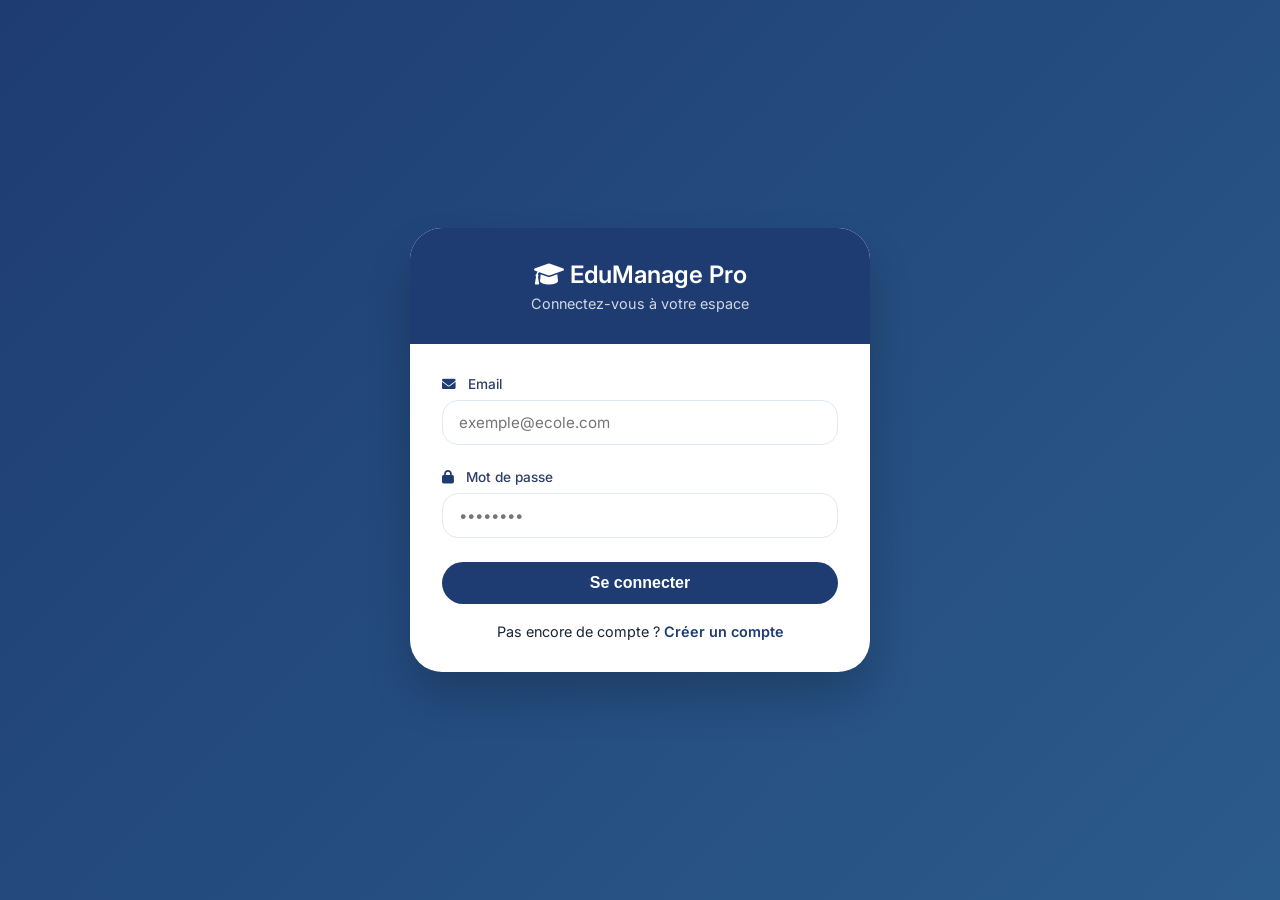
<file: students.html>
<!DOCTYPE html>
<html lang="fr">
<head>
    <meta charset="UTF-8">
    <meta name="viewport" content="width=device-width, initial-scale=1.0">
    <title>Gestion des étudiants | EduManage Pro</title>
    <link rel="stylesheet" href="css/style.css">
    <link href="https://fonts.googleapis.com/css2?family=Inter:opsz,wght@14..32,300;14..32,400;14..32,500;14..32,600;14..32,700&display=swap" rel="stylesheet">
    <link rel="stylesheet" href="https://cdnjs.cloudflare.com/ajax/libs/font-awesome/6.0.0-beta3/css/all.min.css">
</head>
<body>
    <div class="app-container">
        <nav class="navbar">
            <div class="logo"><i class="fas fa-chalkboard-user"></i> EduManage</div>
            <div class="user-info">
                <div class="user-badge" id="currentUserRole"></div>
                <button class="logout-btn" id="logoutBtn"><i class="fas fa-sign-out-alt"></i> Déconnexion</button>
            </div>
        </nav>
        <div class="dashboard-layout">
            <aside class="sidebar">
                <a href="dashboard.html" class="nav-item">
                    <i class="fas fa-tachometer-alt"></i> <span>Tableau de bord</span>
                </a>
                <a href="students.html" class="nav-item active">
                    <i class="fas fa-user-graduate"></i> <span>Étudiants</span>
                </a>
                <a href="teachers.html" class="nav-item">
                    <i class="fas fa-chalkboard-user"></i> <span>Enseignants</span>
                </a>
                <a href="modules.html" class="nav-item">
                    <i class="fas fa-book-open"></i> <span>Modules</span>
                </a>
                <a href="grades.html" class="nav-item">
                    <i class="fas fa-chart-line"></i> <span>Notes</span>
                </a>
            </aside>
            <main class="content-area">
                <div class="page active-page">
                    <div class="card">
                        <div class="card-header">
                            <h2><i class="fas fa-user-graduate"></i> Gestion des étudiants</h2>
                            <button class="btn-primary" id="addStudentBtn">+ Nouvel étudiant</button>
                        </div>
                        <div class="search-bar">
                            <input type="text" id="searchStudent" placeholder="Rechercher un étudiant...">
                            <i class="fas fa-search"></i>
                        </div>
                        <table id="studentsTable">
                            <thead>
                                <tr>
                                    <th>ID</th>
                                    <th>Nom & Prénom</th>
                                    <th>Email</th>
                                    <th>Moyenne</th>
                                    <th>Actions</th>
                                 </tr>
                            </thead>
                            <tbody></tbody>
                        </table>
                    </div>
                </div>
            </main>
        </div>
    </div>
    <div id="genericModal" class="form-modal">
        <div class="modal-content" id="modalContent"></div>
    </div>
    <script src="js/app.js"></script>
</body>
</html>
</file>
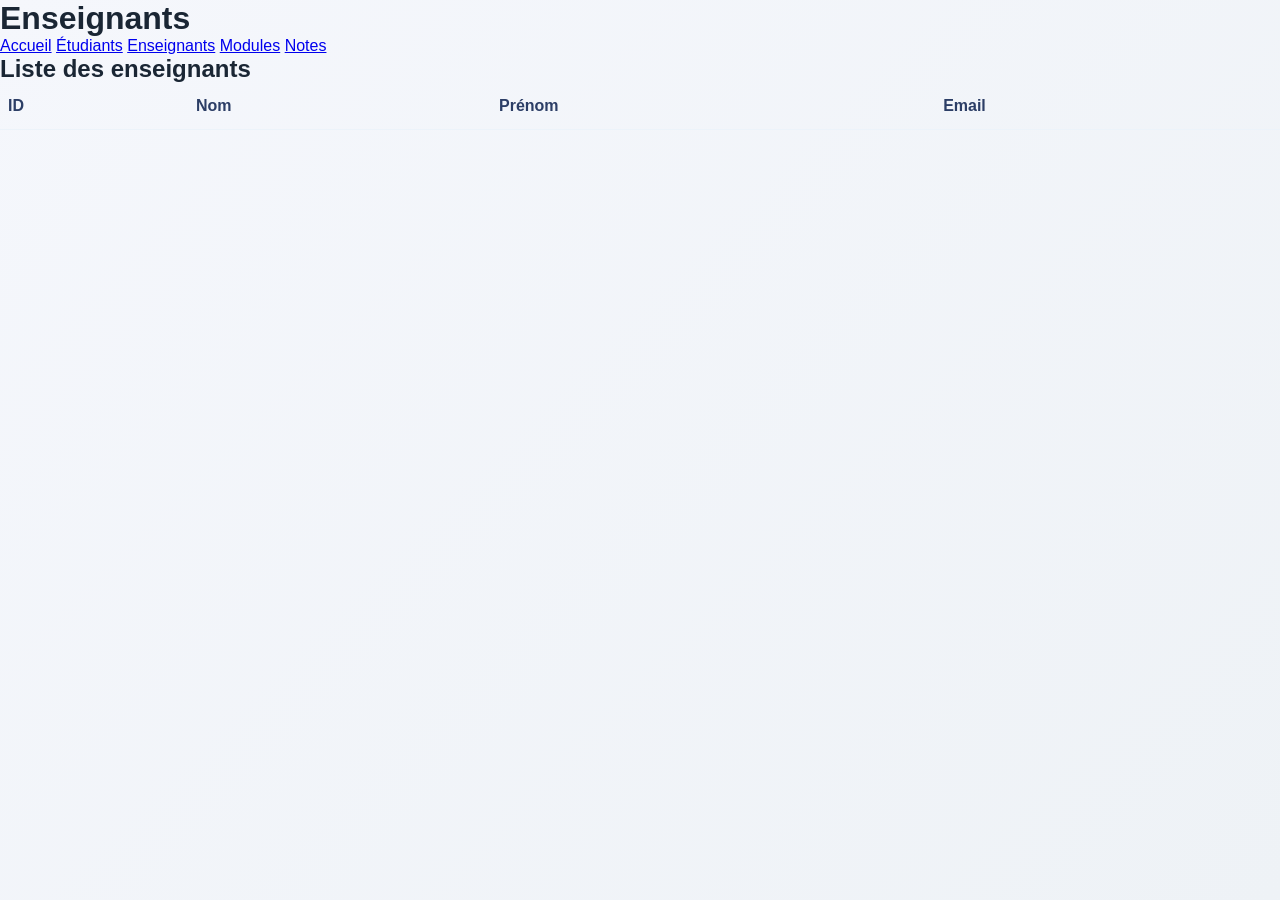
<file: teachers.html>
<!DOCTYPE html>
<html lang="fr">
<head>
    <meta charset="UTF-8">
    <title>Enseignants</title>
    <link rel="stylesheet" href="css/style.css">
</head>
<body>

<header>
    <h1>Enseignants</h1>
    <nav>
        <a href="index.html">Accueil</a>
        <a href="students.html">Étudiants</a>
        <a href="teachers.html">Enseignants</a>
        <a href="modules.html">Modules</a>
        <a href="grades.html">Notes</a>
    </nav>
</header>

<main>
    <h2>Liste des enseignants</h2>

    <table>
        <tr>
            <th>ID</th>
            <th>Nom</th>
            <th>Prénom</th>
            <th>Email</th>
        </tr>
    </table>
</main>

</body>
</html>
</file>
<file: css/style.css>
/* ========== RESET & BASE ========== */
* {
    margin: 0;
    padding: 0;
    box-sizing: border-box;
}

body {
    font-family: 'Inter', sans-serif;
    background: linear-gradient(135deg, #f5f7fc 0%, #eef2f6 100%);
    min-height: 100vh;
    color: #1a2634;
}

/* ========== LANDING PAGE ========== */
.navbar-landing {
    display: flex;
    justify-content: space-between;
    align-items: center;
    padding: 1.5rem 4rem;
    background: white;
    box-shadow: 0 2px 20px rgba(0,0,0,0.05);
    position: sticky;
    top: 0;
    z-index: 100;
}

.logo {
    font-size: 1.8rem;
    font-weight: 800;
    background: linear-gradient(135deg, #1e3c72, #2b5b8b);
    -webkit-background-clip: text;
    background-clip: text;
    color: transparent;
}

.logo i {
    color: #1e3c72;
    background: none;
    -webkit-background-clip: unset;
    background-clip: unset;
}

.nav-links {
    display: flex;
    gap: 1rem;
}

.btn-outline {
    padding: 0.6rem 1.5rem;
    border: 2px solid #1e3c72;
    border-radius: 40px;
    text-decoration: none;
    color: #1e3c72;
    font-weight: 500;
    transition: 0.2s;
}

.btn-outline:hover {
    background: #1e3c72;
    color: white;
}

.btn-primary {
    background: #1e3c72;
    color: white;
    padding: 0.6rem 1.5rem;
    border-radius: 40px;
    text-decoration: none;
    font-weight: 500;
    transition: 0.2s;
    border: none;
    cursor: pointer;
}

.btn-primary:hover {
    background: #0f2b4f;
    transform: translateY(-2px);
}

.btn-large {
    padding: 0.8rem 2rem;
    font-size: 1rem;
}

.hero {
    max-width: 1200px;
    margin: 0 auto;
    padding: 4rem 2rem;
    text-align: center;
}

.hero-content h1 {
    font-size: 3rem;
    font-weight: 700;
    margin-bottom: 1.5rem;
    color: #1e2a3a;
}

.hero-content .highlight {
    color: #1e3c72;
    position: relative;
}

.hero-content p {
    font-size: 1.2rem;
    color: #5a6e7c;
    max-width: 600px;
    margin: 0 auto 2rem;
}

.hero-buttons {
    display: flex;
    gap: 1rem;
    justify-content: center;
    flex-wrap: wrap;
}

.hero-stats {
    display: flex;
    justify-content: center;
    gap: 2rem;
    margin-top: 4rem;
    flex-wrap: wrap;
}

.stat-card {
    background: white;
    padding: 2rem;
    border-radius: 24px;
    text-align: center;
    width: 220px;
    box-shadow: 0 10px 30px rgba(0,0,0,0.05);
    transition: 0.3s;
}

.stat-card:hover {
    transform: translateY(-5px);
}

.stat-card i {
    font-size: 2.5rem;
    color: #1e3c72;
    margin-bottom: 1rem;
}

.stat-card h3 {
    font-size: 1.2rem;
    margin-bottom: 0.5rem;
}

.stat-card p {
    font-size: 0.9rem;
    color: #7c8b9c;
}

footer {
    text-align: center;
    padding: 2rem;
    color: #7c8b9c;
    border-top: 1px solid #e2e8f0;
    margin-top: 2rem;
}

/* ========== AUTH PAGES ========== */
.auth-page {
    display: flex;
    align-items: center;
    justify-content: center;
    min-height: 100vh;
    background: linear-gradient(135deg, #1e3c72 0%, #2b5b8b 100%);
}

.auth-container {
    width: 100%;
    display: flex;
    justify-content: center;
    padding: 2rem;
}

.auth-card {
    background: white;
    width: 460px;
    max-width: 90%;
    border-radius: 32px;
    overflow: hidden;
    box-shadow: 0 25px 45px rgba(0, 0, 0, 0.2);
    animation: slideUp 0.4s ease;
}

@keyframes slideUp {
    from {
        opacity: 0;
        transform: translateY(30px);
    }
    to {
        opacity: 1;
        transform: translateY(0);
    }
}

.auth-header {
    background: #1e3c72;
    padding: 2rem;
    text-align: center;
}

.auth-header h2 {
    color: white;
    font-weight: 600;
}

.auth-header p {
    color: rgba(255,255,255,0.8);
    font-size: 0.9rem;
    margin-top: 6px;
}

.auth-body {
    padding: 2rem;
}

.input-group {
    margin-bottom: 1.5rem;
}

.input-group label {
    display: block;
    font-weight: 500;
    margin-bottom: 8px;
    color: #2c3e66;
    font-size: 0.85rem;
}

.input-group label i {
    margin-right: 8px;
    color: #1e3c72;
}

.input-group input, .input-group select {
    width: 100%;
    padding: 12px 16px;
    border: 1.5px solid #e2e8f0;
    border-radius: 16px;
    font-size: 0.95rem;
    transition: 0.2s;
    font-family: 'Inter', sans-serif;
}

.input-group input:focus, .input-group select:focus {
    outline: none;
    border-color: #1e3c72;
    box-shadow: 0 0 0 3px rgba(30, 60, 114, 0.2);
}

.btn-auth {
    background: #1e3c72;
    color: white;
    width: 100%;
    padding: 12px;
    border: none;
    border-radius: 40px;
    font-weight: 600;
    font-size: 1rem;
    cursor: pointer;
    transition: 0.2s;
}

.btn-auth:hover {
    background: #0f2b4f;
}

.switch-auth {
    text-align: center;
    margin-top: 1.2rem;
    font-size: 0.9rem;
}

.switch-auth a {
    color: #1e3c72;
    font-weight: 600;
    text-decoration: none;
}

.switch-auth a:hover {
    text-decoration: underline;
}

/* ========== MAIN APP (DASHBOARD) ========== */
.app-container {
    min-height: 100vh;
}

.navbar {
    background: white;
    box-shadow: 0 4px 20px rgba(0, 0, 0, 0.03);
    padding: 1rem 2rem;
    display: flex;
    justify-content: space-between;
    align-items: center;
    border-bottom: 1px solid rgba(0,0,0,0.05);
    position: sticky;
    top: 0;
    z-index: 100;
}

.user-info {
    display: flex;
    align-items: center;
    gap: 20px;
}

.user-badge {
    background: #eef2ff;
    padding: 8px 16px;
    border-radius: 40px;
    font-weight: 500;
    font-size: 0.9rem;
}

.logout-btn {
    background: none;
    border: 1px solid #e2e8f0;
    padding: 8px 18px;
    border-radius: 30px;
    cursor: pointer;
    font-weight: 500;
    transition: 0.2s;
}

.logout-btn:hover {
    background: #fee2e2;
    border-color: #f5a5a5;
}

.dashboard-layout {
    display: flex;
    min-height: calc(100vh - 70px);
}

.sidebar {
    width: 280px;
    background: white;
    border-right: 1px solid #e9edf2;
    padding: 2rem 1rem;
}

.nav-item {
    display: flex;
    align-items: center;
    gap: 12px;
    padding: 12px 20px;
    margin: 6px 0;
    border-radius: 14px;
    cursor: pointer;
    font-weight: 500;
    transition: 0.2s;
    color: #4a5b6e;
    text-decoration: none;
}

.nav-item i {
    width: 24px;
    font-size: 1.2rem;
}

.nav-item.active {
    background: #1e3c72;
    color: white;
}

.nav-item:hover:not(.active) {
    background: #f0f4f9;
}

.content-area {
    flex: 1;
    padding: 2rem 2.5rem;
    overflow-y: auto;
}

.page {
    display: none;
    animation: fadeIn 0.25s ease;
}

.page.active-page {
    display: block;
}

@keyframes fadeIn {
    from { opacity: 0; transform: translateY(8px);}
    to { opacity: 1; transform: translateY(0);}
}

/* Cards */
.card {
    background: white;
    border-radius: 28px;
    padding: 1.8rem;
    box-shadow: 0 8px 24px rgba(0, 0, 0, 0.03);
    margin-bottom: 2rem;
    border: 1px solid #eef2f9;
}

.card-header {
    display: flex;
    justify-content: space-between;
    align-items: center;
    margin-bottom: 1.5rem;
    flex-wrap: wrap;
}

.stats-grid {
    display: flex;
    gap: 20px;
    margin-top: 20px;
    flex-wrap: wrap;
}

.stat-box {
    background: #eef2ff;
    padding: 20px;
    border-radius: 24px;
    min-width: 160px;
    text-align: center;
}

.stat-box h3 {
    font-size: 2rem;
    color: #1e3c72;
}

/* Tables */
table {
    width: 100%;
    border-collapse: collapse;
}

th, td {
    text-align: left;
    padding: 14px 8px;
    border-bottom: 1px solid #ecf3fa;
}

th {
    font-weight: 600;
    color: #2c3e66;
}

.badge {
    background: #e9f4ff;
    padding: 4px 12px;
    border-radius: 50px;
    font-size: 0.8rem;
    font-weight: 500;
}

.action-icon {
    cursor: pointer;
    margin: 0 5px;
    color: #5c6f87;
}

.action-icon:hover {
    color: #1e3c72;
}

/* Search & Filters */
.search-bar {
    position: relative;
    margin-bottom: 1.5rem;
}

.search-bar input {
    width: 100%;
    padding: 12px 20px 12px 45px;
    border: 1.5px solid #e2e8f0;
    border-radius: 40px;
    font-size: 0.95rem;
}

.search-bar i {
    position: absolute;
    left: 18px;
    top: 50%;
    transform: translateY(-50%);
    color: #9aa9b9;
}

.filters {
    display: flex;
    gap: 1rem;
    margin-bottom: 1.5rem;
    flex-wrap: wrap;
}

.filter-select {
    padding: 10px 16px;
    border: 1.5px solid #e2e8f0;
    border-radius: 40px;
    background: white;
    font-family: 'Inter', sans-serif;
}

/* Modal */
.form-modal {
    position: fixed;
    top: 0;
    left: 0;
    width: 100%;
    height: 100%;
    background: rgba(0,0,0,0.5);
    backdrop-filter: blur(4px);
    display: flex;
    align-items: center;
    justify-content: center;
    z-index: 200;
    visibility: hidden;
    opacity: 0;
    transition: 0.2s;
}

.form-modal.open {
    visibility: visible;
    opacity: 1;
}

.modal-content {
    background: white;
    width: 480px;
    max-width: 90%;
    border-radius: 32px;
    padding: 2rem;
}

.modal-content h3 {
    margin-bottom: 1.5rem;
    color: #1e3c72;
}

/* Responsive */
@media (max-width: 800px) {
    .sidebar {
        width: 80px;
    }
    .sidebar .nav-item span {
        display: none;
    }
    .sidebar .nav-item i {
        margin: 0 auto;
    }
    .content-area {
        padding: 1rem;
    }
    .navbar-landing {
        padding: 1rem;
        flex-direction: column;
        gap: 1rem;
    }
    .hero-content h1 {
        font-size: 2rem;
    }
}

/* Grade colors */
.grade-excellent {
    color: #2e7d32;
    font-weight: bold;
}

.grade-good {
    color: #689f38;
}

.grade-average {
    color: #ff9800;
}

.grade-poor {
    color: #f44336;
}
</file>
